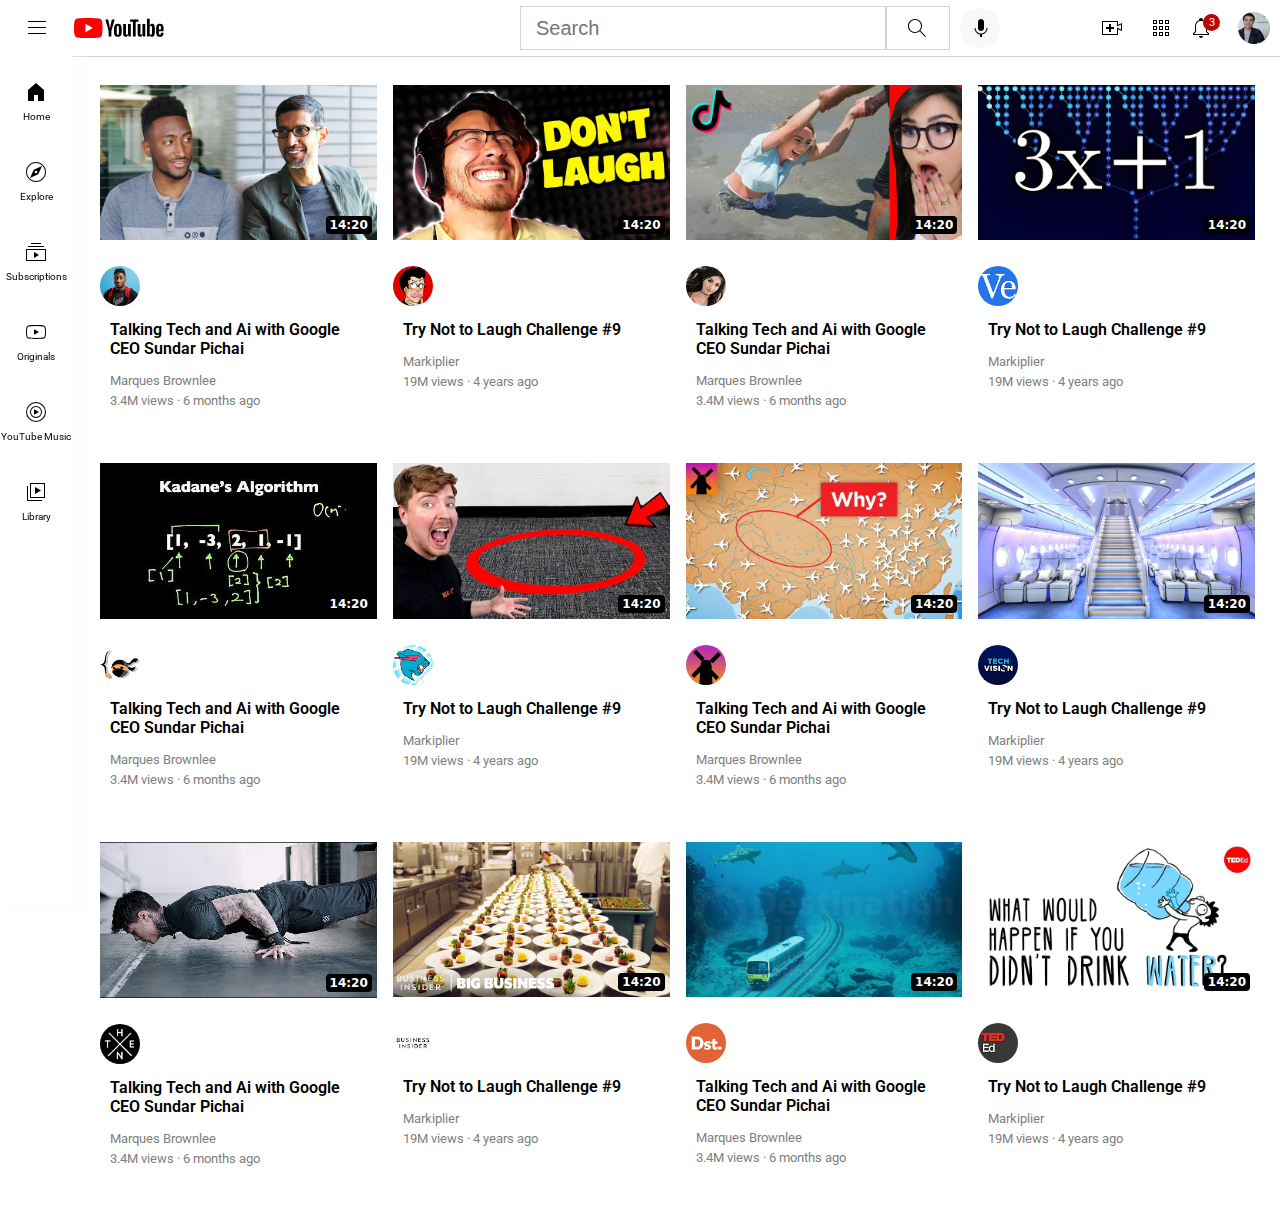
<file: index.html>
<!DOCTYPE html>
<html>
    <head>
        <link rel="preconnect" href="https://fonts.googleapis.com">
<link rel="preconnect" href="https://fonts.gstatic.com" crossorigin>
<link href="https://fonts.googleapis.com/css2?family=Roboto:ital,wght@0,100..900;1,100..900&display=swap" rel="stylesheet">
        <link rel="stylesheet" href="styles/general.css">
        <link rel="stylesheet" href="styles/header.css">
        <link rel="stylesheet" href="styles/video.css">

        <title>Youtube Clone</title>
      
    </head>
    <body style="padding-bottom:40px;">
    <div class="header">
    <div class="left-section">
        <img class="hamburger-menu" src="icons/hamburger-menu.svg">
        <img class="youtube-logo" src="icons/youtube-logo.svg">
    </div>
    <div class="middle-section">
         <input class="Search" type="text" placeholder="Search">
         <button class="search-button"><img class="search-icon" src="icons/search.svg">
         <div class="tooltip">Search</div>
        </button>
         <button class="voice-button"><img class="voice-search" src="icons/voice-search-icon.svg">
            <div class="tooltip">Search with your voice</div>
        </button>
        </div>
    <div class="right-section">
        <div class="create-icon-container"><img class="create-icon" src="icons/upload.svg">
            <div class="tooltip">Create</div>
        </div>
        <div class="youtube-apps-container">
           <img class="apps-icon" src="icons/youtube-apps.svg">
           <div class="tooltip">YouTube apps</div>
        </div>
        
        <div class="notifications-icon-container">
        <img class="notifications-icon" src="icons/notifications.svg">
        
        <div class="notifications-count">3</div>
        <div class="tooltip">Notifications</div>

        </div>
        <img class="profile-picture" src="channel-picture/my-channel.jpeg">
    </div>

    </div>
    <div class="sidebar">
        <div class="sidebar-link">
        <img src="icons/home.svg">
        <div>Home</div>

        </div>
        <div class="sidebar-link">
            <img src="icons/explore.svg">
             <div>Explore</div>

        </div>
        <div class="sidebar-link">
            <img src="icons/subscriptions.svg">
            <div>Subscriptions</div>

        </div>
        <div class="sidebar-link">
            <img src="icons/originals.svg">
             <div>Originals</div>
        </div>
        <div class="sidebar-link">
            <img src="icons/youtube-music.svg">
             <div>YouTube Music</div>

        </div>
        <div class="sidebar-link">
            <img src="icons/library.svg">
             <div>Library</div>
        </div>
    
        </div>

        
    <div class="video-grid">
         <div class="video-preview">
           
        <div class="thumbnail-row"><img class="thumbnail" src="thumbnails/thumbnail-1.webp">
            <div class="time">14:20</div>
        </div>
        <div class="channel-picture">
            <img class="channel" src="channels/channel-1.jpeg">
        </div>
        <div class="video-info">
        <p class ="video-title">Talking Tech and Ai with Google CEO Sundar Pichai</p>
        <p class="author">Marques Brownlee</p>
        <p class="stats">3.4M views &#183 6 months ago</p>
        </div>
     </div>
    <div class="video-preview">
        <div class="thumbnail-row"><img class="thumbnail" src="thumbnails/thumbnail-2.webp"> 
             <div class="time">14:20</div>
            </div>
          
        <div class="channel-picture">
            <img class="channel" src="channels/channel-2.jpeg">
        </div>
        <div class="video-info">
        <p class ="video-title">Try Not to Laugh Challenge #9</p>
        <p class="author">Markiplier</p>
        <p class="stats">19M views &#183 4 years ago</p>
        </div>
      </div>
     <div class="video-preview">
        <div class="thumbnail-row"><img class="thumbnail" src="thumbnails/thumbnail-3.webp">
            <div class="time">14:20</div>
        </div>
        <div class="channel-picture">
            <img class="channel" src="channels/channel-3.jpeg">
        </div>
        <div class="video-info">
        <p class ="video-title">Talking Tech and Ai with Google CEO Sundar Pichai</p>
        <p class="author">Marques Brownlee</p>
        <p class="stats">3.4M views &#183 6 months ago</p>
        </div>
     </div>
    <div class="video-preview">
        <div class="thumbnail-row"><img class="thumbnail" src="thumbnails/thumbnail-4.webp">
        <div class="time">14:20</div>
        </div>
        <div class="channel-picture">
            <img class="channel" src="channels/channel-4.jpeg">
        </div>
        <div class="video-info">
        <p class ="video-title">Try Not to Laugh Challenge #9</p>
        <p class="author">Markiplier</p>
        <p class="stats">19M views &#183 4 years ago</p>
        </div>
      </div>
     <div class="video-preview">
        <div class="thumbnail-row"><img class="thumbnail" src="thumbnails/thumbnail-5.webp">
        <div class="time">14:20</div>
        </div>
        <div class="channel-picture">
            <img class="channel" src="channels/channel-5.jpeg">
        </div>
        <div class="video-info">
        <p class ="video-title">Talking Tech and Ai with Google CEO Sundar Pichai</p>
        <p class="author">Marques Brownlee</p>
        <p class="stats">3.4M views &#183 6 months ago</p>
        </div>
     </div>
    <div class="video-preview">
        <div class="thumbnail-row"><img class="thumbnail" src="thumbnails/thumbnail-6.webp">
        <div class="time">14:20</div>
        </div>
        <div class="channel-picture">
            <img class="channel" src="channels/channel-6.jpeg">
        </div>
        <div class="video-info">
        <p class ="video-title">Try Not to Laugh Challenge #9</p>
        <p class="author">Markiplier</p>
        <p class="stats">19M views &#183 4 years ago</p>
        </div>
      </div>
           <div class="video-preview">
        <div class="thumbnail-row"><img class="thumbnail" src="thumbnails/thumbnail-7.webp">
        <div class="time">14:20</div>
        </div>
        <div class="channel-picture">
            <img class="channel" src="channels/channel-7.jpeg">
        </div>
        <div class="video-info">
        <p class ="video-title">Talking Tech and Ai with Google CEO Sundar Pichai</p>
        <p class="author">Marques Brownlee</p>
        <p class="stats">3.4M views &#183 6 months ago</p>
        </div>
     </div>
    <div class="video-preview">
        <div class="thumbnail-row"><img class="thumbnail" src="thumbnails/thumbnail-8.webp">
        <div class="time">14:20</div>
        </div>
        <div class="channel-picture">
            <img class="channel" src="channels/channel-8.jpeg">
        </div>
        <div class="video-info">
        <p class ="video-title">Try Not to Laugh Challenge #9</p>
        <p class="author">Markiplier</p>
        <p class="stats">19M views &#183 4 years ago</p>
        </div>
      </div>
           <div class="video-preview">
        <div class="thumbnail-row"><img class="thumbnail" src="thumbnails/thumbnail-9.webp">
        <div class="time">14:20</div>
        </div>
        <div class="channel-picture">
            <img class="channel" src="channels/channel-9.jpeg">
        </div>
        <div class="video-info">
        <p class ="video-title">Talking Tech and Ai with Google CEO Sundar Pichai</p>
        <p class="author">Marques Brownlee</p>
        <p class="stats">3.4M views &#183 6 months ago</p>
        </div>
     </div>
    <div class="video-preview">
        <div class="thumbnail-row"><img class="thumbnail" src="thumbnails/thumbnail-10.webp">
        <div class="time">14:20</div>
        </div>
        <div class="channel-picture">
            <img class="channel" src="channels/channel-10.jpeg">
        </div>
        <div class="video-info">
        <p class ="video-title">Try Not to Laugh Challenge #9</p>
        <p class="author">Markiplier</p>
        <p class="stats">19M views &#183 4 years ago</p>
        </div>
      </div>
           <div class="video-preview">
        <div class="thumbnail-row"><img class="thumbnail" src="thumbnails/thumbnail-11.webp">
        <div class="time">14:20</div>
        </div>
        <div class="channel-picture">
            <img class="channel" src="channels/channel-11.jpeg">
        </div>
        <div class="video-info">
        <p class ="video-title">Talking Tech and Ai with Google CEO Sundar Pichai</p>
        <p class="author">Marques Brownlee</p>
        <p class="stats">3.4M views &#183 6 months ago</p>
        </div>
     </div>
    <div class="video-preview">
        <div class="thumbnail-row"><img class="thumbnail" src="thumbnails/thumbnail-12.webp">
        <div class="time">14:20</div>
        </div>
        <div class="channel-picture">
            <img class="channel" src="channels/channel-12.jpeg">
        </div>
        <div class="video-info">
        <p class ="video-title">Try Not to Laugh Challenge #9</p>
        <p class="author">Markiplier</p>
        <p class="stats">19M views &#183 4 years ago</p>
        </div>
      </div>
    </div>

    
   
    </body>
</html>
</file>
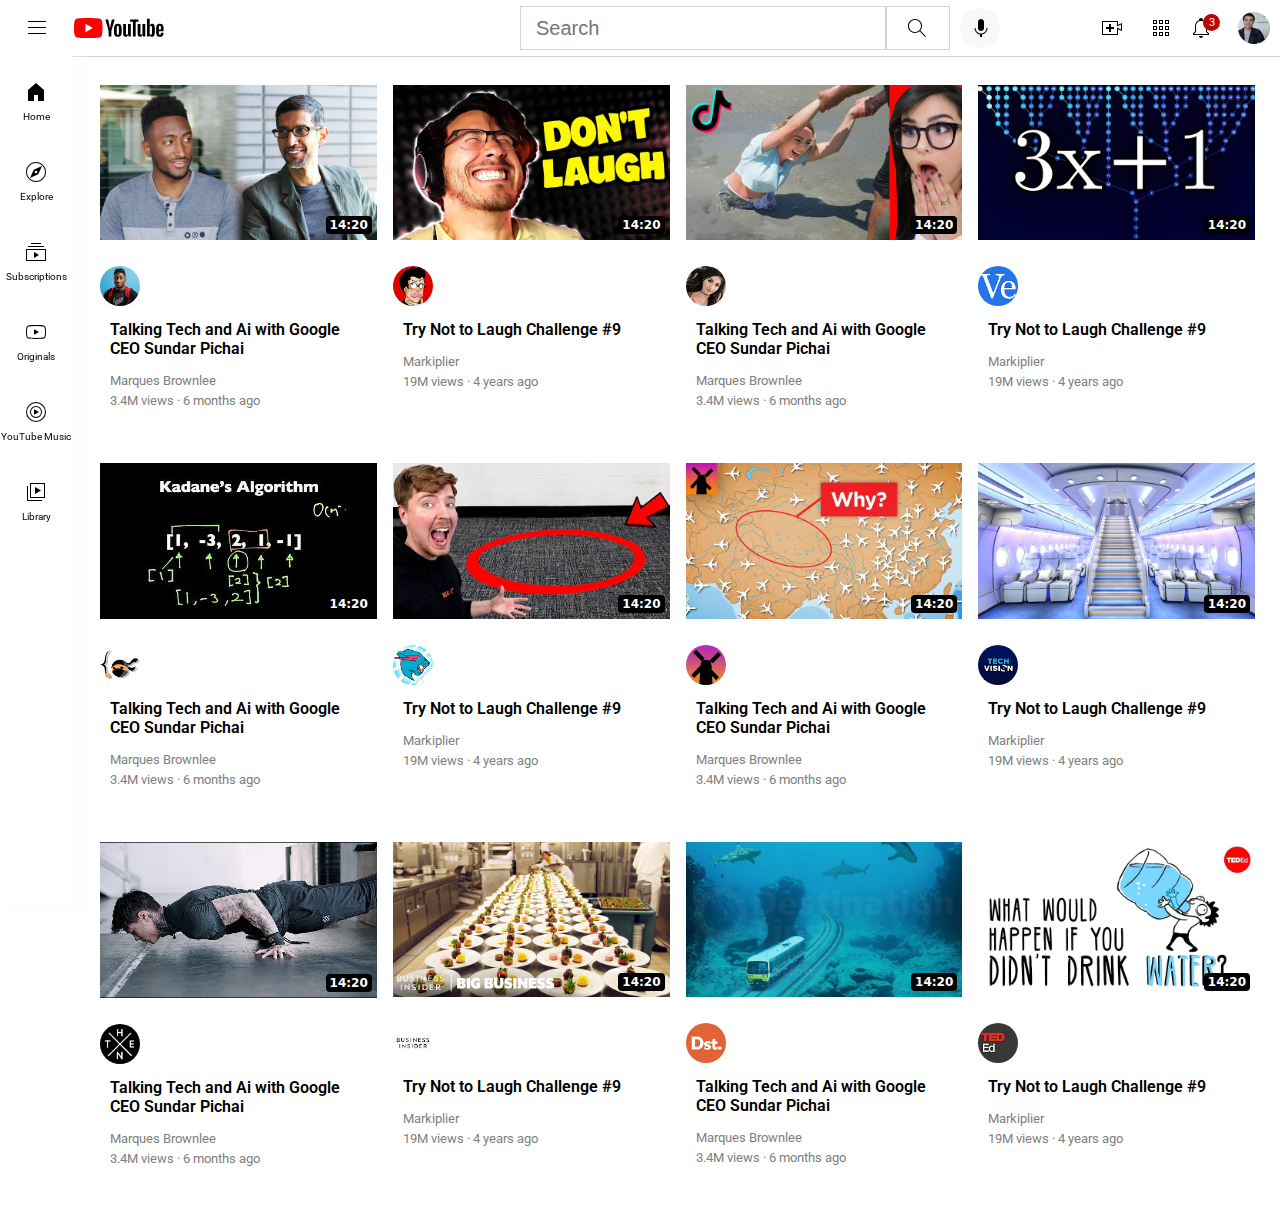
<file: yt.html>
<!DOCTYPE html>
<html>
    <head>
        <link rel="preconnect" href="https://fonts.googleapis.com">
<link rel="preconnect" href="https://fonts.gstatic.com" crossorigin>
<link href="https://fonts.googleapis.com/css2?family=Roboto:ital,wght@0,100..900;1,100..900&display=swap" rel="stylesheet">
        <link rel="stylesheet" href="styles/general.css">
        <link rel="stylesheet" href="styles/header.css">
        <link rel="stylesheet" href="styles/video.css">

        <title>Youtube Clone</title>
      
    </head>
    <body style="padding-bottom:40px;">
    <div class="header">
    <div class="left-section">
        <img class="hamburger-menu" src="icons/hamburger-menu.svg">
        <img class="youtube-logo" src="icons/youtube-logo.svg">
    </div>
    <div class="middle-section">
         <input class="Search" type="text" placeholder="Search">
         <button class="search-button"><img class="search-icon" src="icons/search.svg">
         <div class="tooltip">Search</div>
        </button>
         <button class="voice-button"><img class="voice-search" src="icons/voice-search-icon.svg">
            <div class="tooltip">Search with your voice</div>
        </button>
        </div>
    <div class="right-section">
        <div class="create-icon-container"><img class="create-icon" src="icons/upload.svg">
            <div class="tooltip">Create</div>
        </div>
        <div class="youtube-apps-container">
           <img class="apps-icon" src="icons/youtube-apps.svg">
           <div class="tooltip">YouTube apps</div>
        </div>
        
        <div class="notifications-icon-container">
        <img class="notifications-icon" src="icons/notifications.svg">
        
        <div class="notifications-count">3</div>
        <div class="tooltip">Notifications</div>

        </div>
        <img class="profile-picture" src="channel-picture/my-channel.jpeg">
    </div>

    </div>
    <div class="sidebar">
        <div class="sidebar-link">
        <img src="icons/home.svg">
        <div>Home</div>

        </div>
        <div class="sidebar-link">
            <img src="icons/explore.svg">
             <div>Explore</div>

        </div>
        <div class="sidebar-link">
            <img src="icons/subscriptions.svg">
            <div>Subscriptions</div>

        </div>
        <div class="sidebar-link">
            <img src="icons/originals.svg">
             <div>Originals</div>
        </div>
        <div class="sidebar-link">
            <img src="icons/youtube-music.svg">
             <div>YouTube Music</div>

        </div>
        <div class="sidebar-link">
            <img src="icons/library.svg">
             <div>Library</div>
        </div>
    
        </div>

        
    <div class="video-grid">
         <div class="video-preview">
           
        <div class="thumbnail-row"><img class="thumbnail" src="thumbnails/thumbnail-1.webp">
            <div class="time">14:20</div>
        </div>
        <div class="channel-picture">
            <img class="channel" src="channels/channel-1.jpeg">
        </div>
        <div class="video-info">
        <p class ="video-title">Talking Tech and Ai with Google CEO Sundar Pichai</p>
        <p class="author">Marques Brownlee</p>
        <p class="stats">3.4M views &#183 6 months ago</p>
        </div>
     </div>
    <div class="video-preview">
        <div class="thumbnail-row"><img class="thumbnail" src="thumbnails/thumbnail-2.webp"> 
             <div class="time">14:20</div>
            </div>
          
        <div class="channel-picture">
            <img class="channel" src="channels/channel-2.jpeg">
        </div>
        <div class="video-info">
        <p class ="video-title">Try Not to Laugh Challenge #9</p>
        <p class="author">Markiplier</p>
        <p class="stats">19M views &#183 4 years ago</p>
        </div>
      </div>
     <div class="video-preview">
        <div class="thumbnail-row"><img class="thumbnail" src="thumbnails/thumbnail-3.webp">
            <div class="time">14:20</div>
        </div>
        <div class="channel-picture">
            <img class="channel" src="channels/channel-3.jpeg">
        </div>
        <div class="video-info">
        <p class ="video-title">Talking Tech and Ai with Google CEO Sundar Pichai</p>
        <p class="author">Marques Brownlee</p>
        <p class="stats">3.4M views &#183 6 months ago</p>
        </div>
     </div>
    <div class="video-preview">
        <div class="thumbnail-row"><img class="thumbnail" src="thumbnails/thumbnail-4.webp">
        <div class="time">14:20</div>
        </div>
        <div class="channel-picture">
            <img class="channel" src="channels/channel-4.jpeg">
        </div>
        <div class="video-info">
        <p class ="video-title">Try Not to Laugh Challenge #9</p>
        <p class="author">Markiplier</p>
        <p class="stats">19M views &#183 4 years ago</p>
        </div>
      </div>
     <div class="video-preview">
        <div class="thumbnail-row"><img class="thumbnail" src="thumbnails/thumbnail-5.webp">
        <div class="time">14:20</div>
        </div>
        <div class="channel-picture">
            <img class="channel" src="channels/channel-5.jpeg">
        </div>
        <div class="video-info">
        <p class ="video-title">Talking Tech and Ai with Google CEO Sundar Pichai</p>
        <p class="author">Marques Brownlee</p>
        <p class="stats">3.4M views &#183 6 months ago</p>
        </div>
     </div>
    <div class="video-preview">
        <div class="thumbnail-row"><img class="thumbnail" src="thumbnails/thumbnail-6.webp">
        <div class="time">14:20</div>
        </div>
        <div class="channel-picture">
            <img class="channel" src="channels/channel-6.jpeg">
        </div>
        <div class="video-info">
        <p class ="video-title">Try Not to Laugh Challenge #9</p>
        <p class="author">Markiplier</p>
        <p class="stats">19M views &#183 4 years ago</p>
        </div>
      </div>
           <div class="video-preview">
        <div class="thumbnail-row"><img class="thumbnail" src="thumbnails/thumbnail-7.webp">
        <div class="time">14:20</div>
        </div>
        <div class="channel-picture">
            <img class="channel" src="channels/channel-7.jpeg">
        </div>
        <div class="video-info">
        <p class ="video-title">Talking Tech and Ai with Google CEO Sundar Pichai</p>
        <p class="author">Marques Brownlee</p>
        <p class="stats">3.4M views &#183 6 months ago</p>
        </div>
     </div>
    <div class="video-preview">
        <div class="thumbnail-row"><img class="thumbnail" src="thumbnails/thumbnail-8.webp">
        <div class="time">14:20</div>
        </div>
        <div class="channel-picture">
            <img class="channel" src="channels/channel-8.jpeg">
        </div>
        <div class="video-info">
        <p class ="video-title">Try Not to Laugh Challenge #9</p>
        <p class="author">Markiplier</p>
        <p class="stats">19M views &#183 4 years ago</p>
        </div>
      </div>
           <div class="video-preview">
        <div class="thumbnail-row"><img class="thumbnail" src="thumbnails/thumbnail-9.webp">
        <div class="time">14:20</div>
        </div>
        <div class="channel-picture">
            <img class="channel" src="channels/channel-9.jpeg">
        </div>
        <div class="video-info">
        <p class ="video-title">Talking Tech and Ai with Google CEO Sundar Pichai</p>
        <p class="author">Marques Brownlee</p>
        <p class="stats">3.4M views &#183 6 months ago</p>
        </div>
     </div>
    <div class="video-preview">
        <div class="thumbnail-row"><img class="thumbnail" src="thumbnails/thumbnail-10.webp">
        <div class="time">14:20</div>
        </div>
        <div class="channel-picture">
            <img class="channel" src="channels/channel-10.jpeg">
        </div>
        <div class="video-info">
        <p class ="video-title">Try Not to Laugh Challenge #9</p>
        <p class="author">Markiplier</p>
        <p class="stats">19M views &#183 4 years ago</p>
        </div>
      </div>
           <div class="video-preview">
        <div class="thumbnail-row"><img class="thumbnail" src="thumbnails/thumbnail-11.webp">
        <div class="time">14:20</div>
        </div>
        <div class="channel-picture">
            <img class="channel" src="channels/channel-11.jpeg">
        </div>
        <div class="video-info">
        <p class ="video-title">Talking Tech and Ai with Google CEO Sundar Pichai</p>
        <p class="author">Marques Brownlee</p>
        <p class="stats">3.4M views &#183 6 months ago</p>
        </div>
     </div>
    <div class="video-preview">
        <div class="thumbnail-row"><img class="thumbnail" src="thumbnails/thumbnail-12.webp">
        <div class="time">14:20</div>
        </div>
        <div class="channel-picture">
            <img class="channel" src="channels/channel-12.jpeg">
        </div>
        <div class="video-info">
        <p class ="video-title">Try Not to Laugh Challenge #9</p>
        <p class="author">Markiplier</p>
        <p class="stats">19M views &#183 4 years ago</p>
        </div>
      </div>
    </div>

    
   
    </body>
</html>
</file>
<file: styles/general.css>
p{
                margin-top:0px;
                margin-bottom:0px;
             
           
            }
body{
    margin:0;
    padding-top:70px;
    padding-left:100px;
    padding-right:25px;
}
</file>
<file: styles/header.css>
.header{
    display:flex;
    justify-content:space-between;
    align-items:center;
    margin-bottom:25px;
    flex-direction: row;
    position:fixed;
    top:0;
    left:0;
    right:0;
    bottom:0;
    height:56px;
    background-color: white;
    border-bottom-width:1px;
    border-bottom-style:solid;
    border-bottom-color: lightgray;
}
.sidebar{
    position: fixed;
    top: 56px;
    left:0;
    bottom:0;
    background-color: white;
    width:72px;
    
    border-right-width:1px;
    border-right-style:none;
    border-right-color: rgb(230, 228, 228);
    box-shadow: 10px 10px 10px 5px rgb(255, 254, 254);

    
}
.sidebar-link{
    height:70px;
    display:flex;
    align-items: center;
    justify-content: center;
    flex-direction: column;
    margin-top:10px;
}
.sidebar-link:hover{
    background-color:lightgray;
}
.sidebar-link img {
    height:24px;
    width:24px
}
.sidebar-link div{
    font-size:10px;
    font-family: Roboto;
    margin-top:7px;
}

.left-section{
 width:500px;
 height:40px;
 margin-right:10px;
 display:flex;
 align-items:center;
}
.hamburger-menu{
  height:24px;
  width:24px;
  padding-left:25px;
  padding-right:10px;
}
.youtube-logo{
    height:20px;
    margin-left:15px;
}
.middle-section{
    flex:1;
    height:40px;
    max-width:500px;
    margin-left:10px;
    margin-right:60px;
    display:flex;
    align-items:center;
 

}
.Search{
    flex:1;
    height:40px;
    width:0px;
    display:flex;
    font-size:20px;
    padding-left:15px;
    margin-left:0px;
    margin-right:0px;
    border:1px solid lightgray;
    outline:none;
  

}
.Search:focus{
 border-color:rgb(0, 183, 255);
}


.search-button{
    height:44px;
    width:64px;
    border:1px solid lightgray;
    background-color: white;
    display:flex;
    align-items:center;
    position: relative;
     

}
.search-button:hover{
    background-color: rgb(248, 246, 246);
}
.search-button .tooltip,.voice-button .tooltip,.create-icon-container .tooltip,.youtube-apps-container .tooltip,.notifications-icon-container .tooltip{
    position:absolute;
    background-color:gray;
    padding-left:8px;
    padding-right:8px;
    padding-top:4px;
    padding-bottom:4px;
    font-style:Roboto;
    color:white;
    bottom:-30px;
    border-radius:2px;
    opacity:0;
    transition: opacity 0.15s;
    pointer-events: none;
    

}
.search-button:hover .tooltip,.voice-button:hover .tooltip,.create-icon-container:hover .tooltip,.youtube-apps-container:hover .tooltip,.notifications-icon-container:hover .tooltip{
    opacity:1;
} 

.voice-button{
    height:40px;
    width:40px;
    display:flex;
    align-items:center;
    border:none;
    background-color: #f8f8f8;
    border-radius:50%;
    margin-left:10px;

}
.search button, .voice-button,.create-icon-container,.youtube-apps-container,.notifications-icon-container{
    display:flex;
    justify-content: center;
    font-family:Roboto;
}

.search-icon{
    height:24px;
    width:24px;
    padding-left:12px;
    padding-right:12px;


}

.voice-search{
    height:24px;
    width:24px;
    padding-left:2.5px;
    

}
.right-section{
    width:180px;
    height:50px;
    display:flex;
    align-items:center;
    justify-content: space-between;
    margin-left:40px;
    flex-shrink:0;

}
.create-icon{
    height:24px;
    width:24px;
    margin-right: 10px;;
}
.apps-icon{
    height:24px;
    width:24px;
    margin-left:15px;
}
.notifications-icon{
    height:24px;
    width:24px;
    margin-left:15px;
    margin-right:10px;
}
.profile-picture{
    height:32px;
    width: 32px;
    margin-left:15px;
    margin-right:10px;
}
.notifications-icon-container{
    position:relative;
}
.notifications-count{
    position:absolute;
    background-color:rgb(187, 4, 4);
    color:white;
    padding-left:6px;
    padding-right:5px;
    padding-top:2px;
    padding-bottom:2px;
    font-family:Roboto;
    font-size:11px;
    border-radius:50%;
    margin-right:1px;
    right:2px;
    top:-2px;


}
</file>
<file: styles/video.css>
.video-grid{
                display: grid;
                grid-template-columns: 1fr 1fr 1fr 1fr;
                column-gap:16px;
                row-gap:40px;

            }

             @media (max-width:600px) {
                .video-grid{
                    grid-template-columns: 1fr 1fr;
                }
            }
             @media (min-width:751px) and(max-width:999px){
                .video-grid{
                    grid-template-columns: 1fr 1fr 1fr;
                }
             }
             @media (min-width:1000px) {
                .video-grid{
                    grid-template-columns: 1fr 1fr 1fr 1fr;
                }
            }


            .video-preview{
                width:100%;
                position:relative;
                margin-right:15px;
                margin-top:15px;
                z-index:-1;
            }
            .thumbnail{
                width:100%;
            }
            .channel{
                width:100%;
                border-radius:50%;
                display:inline-block;
            }
            .channel-picture{
                display:inline-block;
                width:40px;
                vertical-align: top;
                margin-top:10px;
            }
            .video-info{
                display:inline-block;
                width:250px;
                vertical-align: top;
                
                
            }
            .video-title,.author,.stats{
                vertical-align: top;
                margin-left: 10px;
                width:245px;
                font-family:Roboto;
                
                
            }
            .video-title{
                margin-top:10px;
                font-weight:600;
            }
           
            .author,.stats{
                margin-top: 15px;
                font-size:13px;
                color:gray;
            }
            .stats{
                margin-top: 5px;
            
            }
            .Search{
                display:block;

            }
           
            .thumbnail-row{
                margin-bottom:12px;
                position:relative;
                z-index:-1;
            }
             .time{
                position:absolute;
                background-color: black;
                color:white;
                font-weight:bold;
                bottom:10px;
                right:5px;
                padding-left:4px;
                padding-right:4px;
                padding-bottom:2px;
                padding-top:2px;
                font-size:12px;
                font-family:system-ui, -apple-system, BlinkMacSystemFont, 'Segoe UI', Roboto, Oxygen, Ubuntu, Cantarell, 'Open Sans', 'Helvetica Neue', sans-serif;
                border-radius:4px;

            }
</file>
